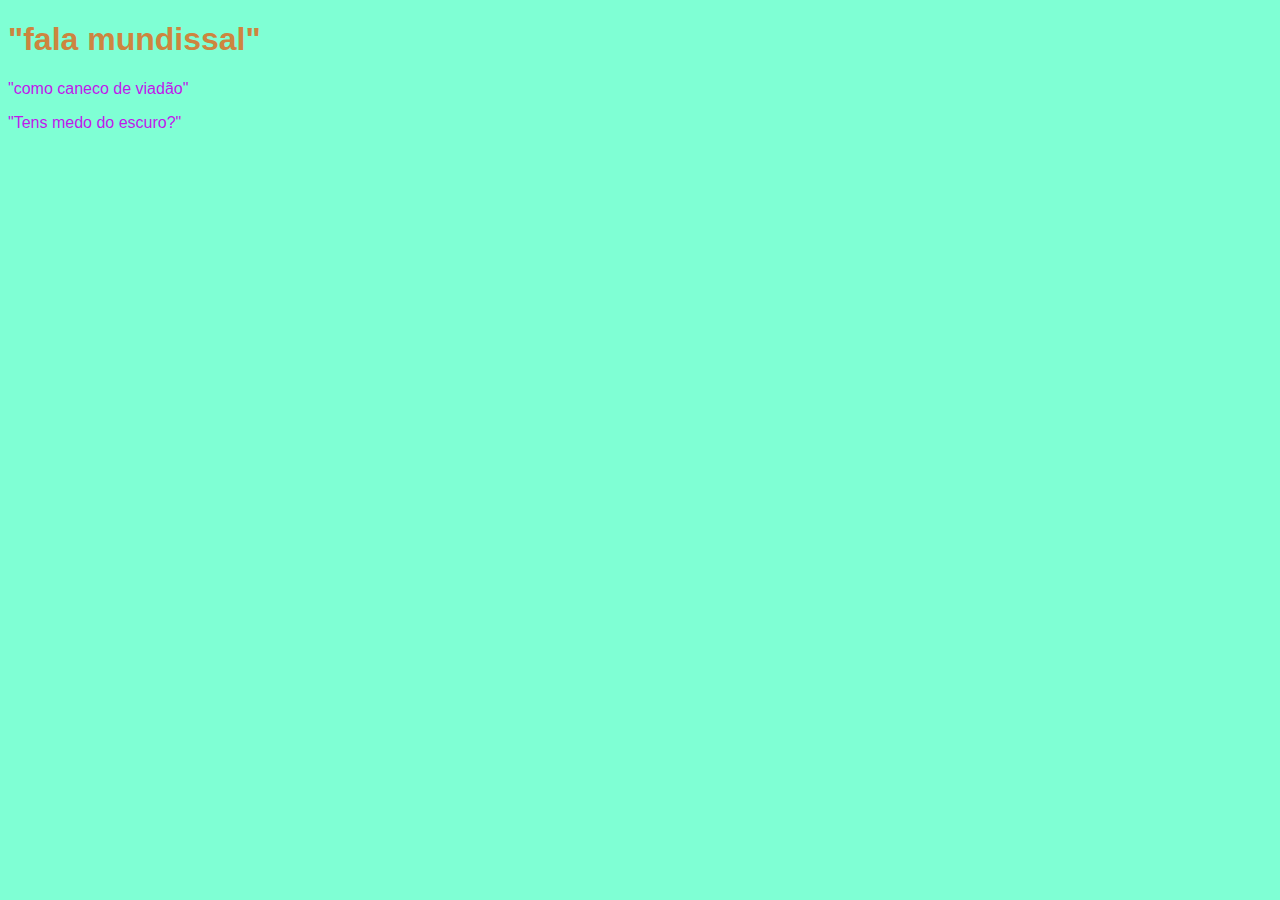
<file: programar/index.html>
<!DOCTYPE html>
<html lang="pt">
<head>
    <meta charset="UTF-8">
    <meta http-equiv="X-UA-Compatible" content="IE=edge">
    <meta name="viewport" content="width=device-width, initial-scale=1.0">
    <title>Minha primeira vez</title>
<style>
body{
    background-color: aquamarine;/*cor de fundo da página*/
    color: rgb(192, 23, 235);/*cor da fonte secundária*/
    font: normal 12pt arial;}
h1{color:peru}
</style>
</head>
<body>
    <body>
        <h1>"fala mundissal"</h1>
<p>"como caneco de viadão"</p>
<p>"Tens medo do escuro?"</p>
    <script>
        console.log("hello bitchs");
        window.alert('Oque veio fazer aqui macumbeiro')//mensagem de pergunta "essa página diz"
        window.confirm('você é um primata.')//mensagem de confirmação
        window.prompt("eres o macaco soberano!")//mensagem de pergunta e reposta
    </script>       
</body>
</html>
</file>
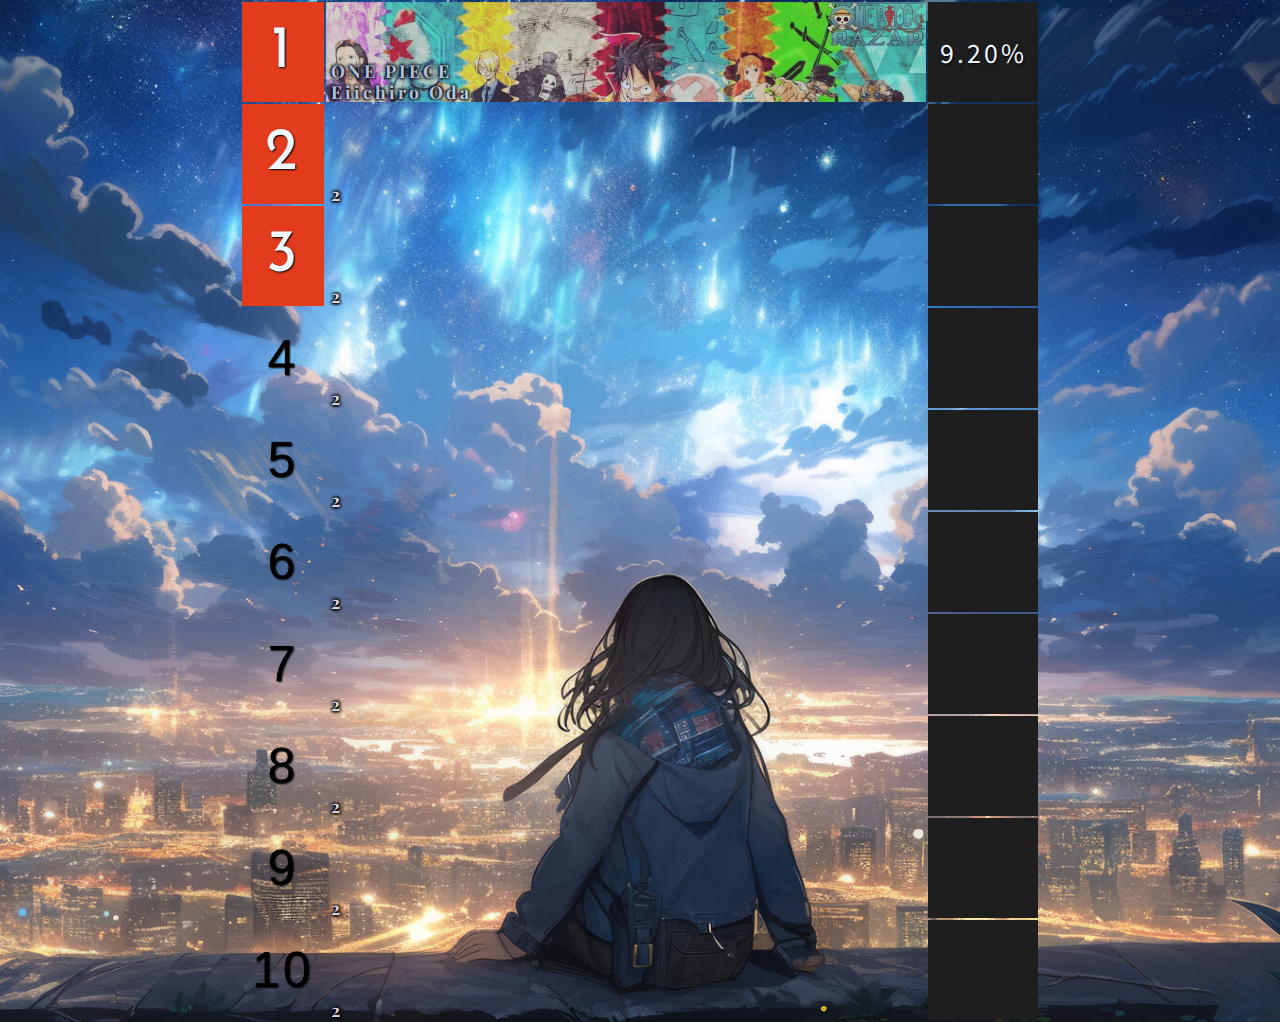
<file: teste tabela/index.html>
<!DOCTYPE html>
<html lang="pt-br">
<head>
    <meta charset="UTF-8">
    <meta name="viewport" content="width=device-width, initial-scale=1.0">
    <title>Tabela</title>
    <link rel="stylesheet" href="table.css">
</head>

<body>
    
<table>
    <tr>
        <td class="pri" id="our0">1</td>
        <td class="img"  id="foto00">ONE PIECE <br>
        Eiichiro Oda</td>
        <td class="not">9.20%</td>      

    </tr>
    <tr>
        <td class="pri" id="our0">2</td>
        <td class="img" id="foto01">2</td>
        <td class="not"></td>
        
    </tr>
    <tr>
        <td class="pri" id="our0">3</td>
        <td class="img" id="foto02">2</td>
        <td class="not"></td>

            </tr>
    <tr>
        <td class="pri">4</td>
        <td class="img" id="foto03">2</td>
        <td class="not"></td>
            </tr>
    <tr>
        <td class="pri">5</td>
        <td class="img" id="foto04">2</td>
        <td class="not"></td>
    </tr>
    <tr>
        <td class="pri">6</td>
        <td class="img" id="foto05">2</td>
        <td class="not"></td>
            </tr>
    <tr>
        <td class="pri">7</td>
        <td class="img" id="foto06">2</td>
        <td class="not"></td>
            </tr>
    <tr>
        <td class="pri">8</td>
        <td class="img" id="foto07">2</td>
        <td class="not"></td>
            </tr>
    <tr>
        <td class="pri">9</td>
        <td class="img" id="foto08">2</td>
        <td class="not"></td>
            </tr>
    <tr>
        <td class="pri">10</td>
        <td class="img" id="foto09">2</td>
        <td class="not"></td>
            </tr>
</table>


</body>
</html>
</file>
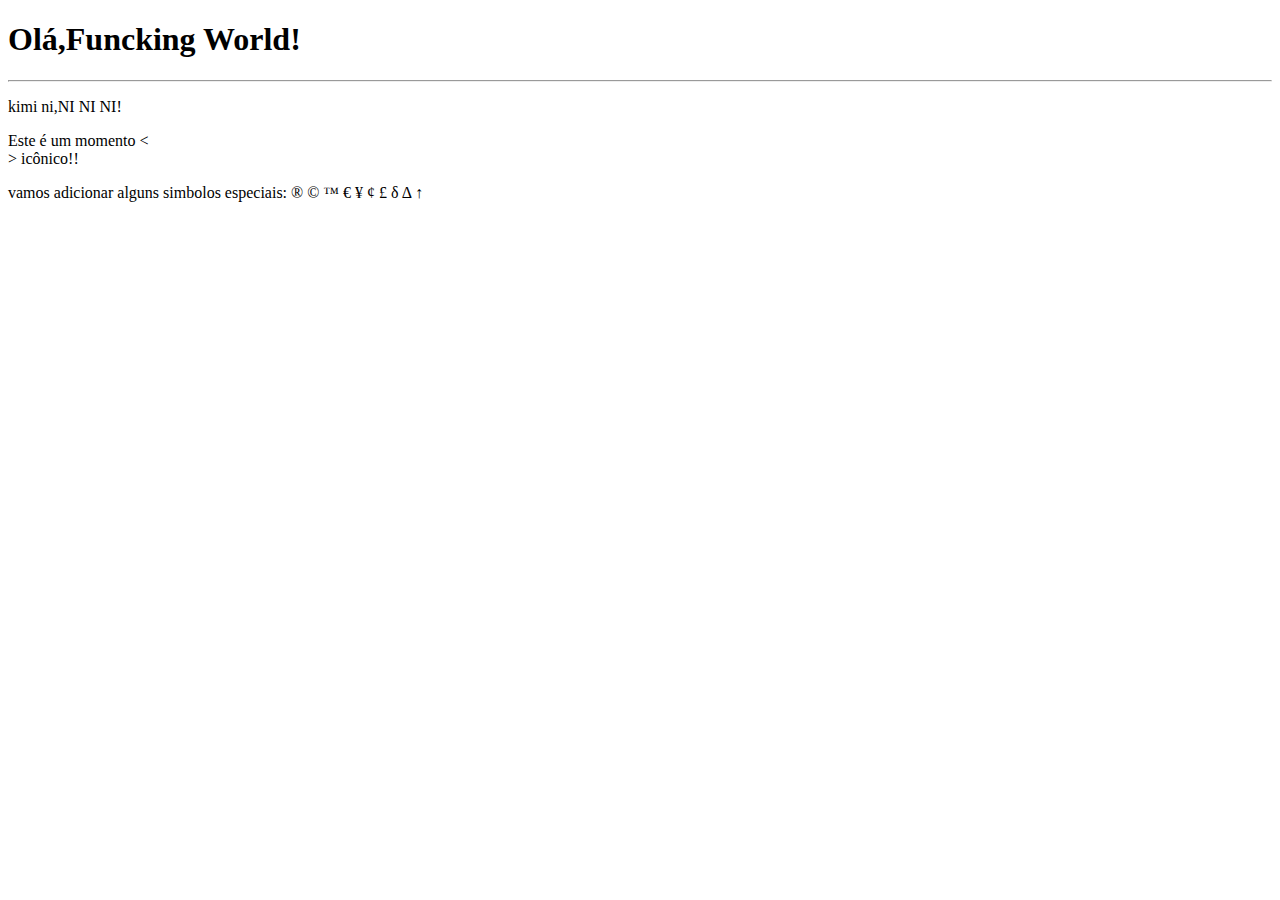
<file: html - css/EX001/index.html>
<!DOCTYPE html>
<html lang="pt-br">
<head>
    <meta charset="UTF-8">
    <meta name="viewport" content="width=device-width, initial-scale=1.0">
    <title>Primeiro Exercicio</title>
</head>
<body>
    <h1>Olá,Funcking World!</h1>
    <hr>
    <p>kimi ni,NI NI NI!</p>
    <p>Este é um momento &lt;<br>&gt; icônico!!</p> <!-- maior que e menor que   
    -->
    <p>vamos adicionar alguns simbolos especiais:
&reg;
&copy;
&trade;
&euro;
&yen;
&cent;
&pound;
&delta;
&Delta;
&uparrow;
    </p>
</body>
</html>
</file>
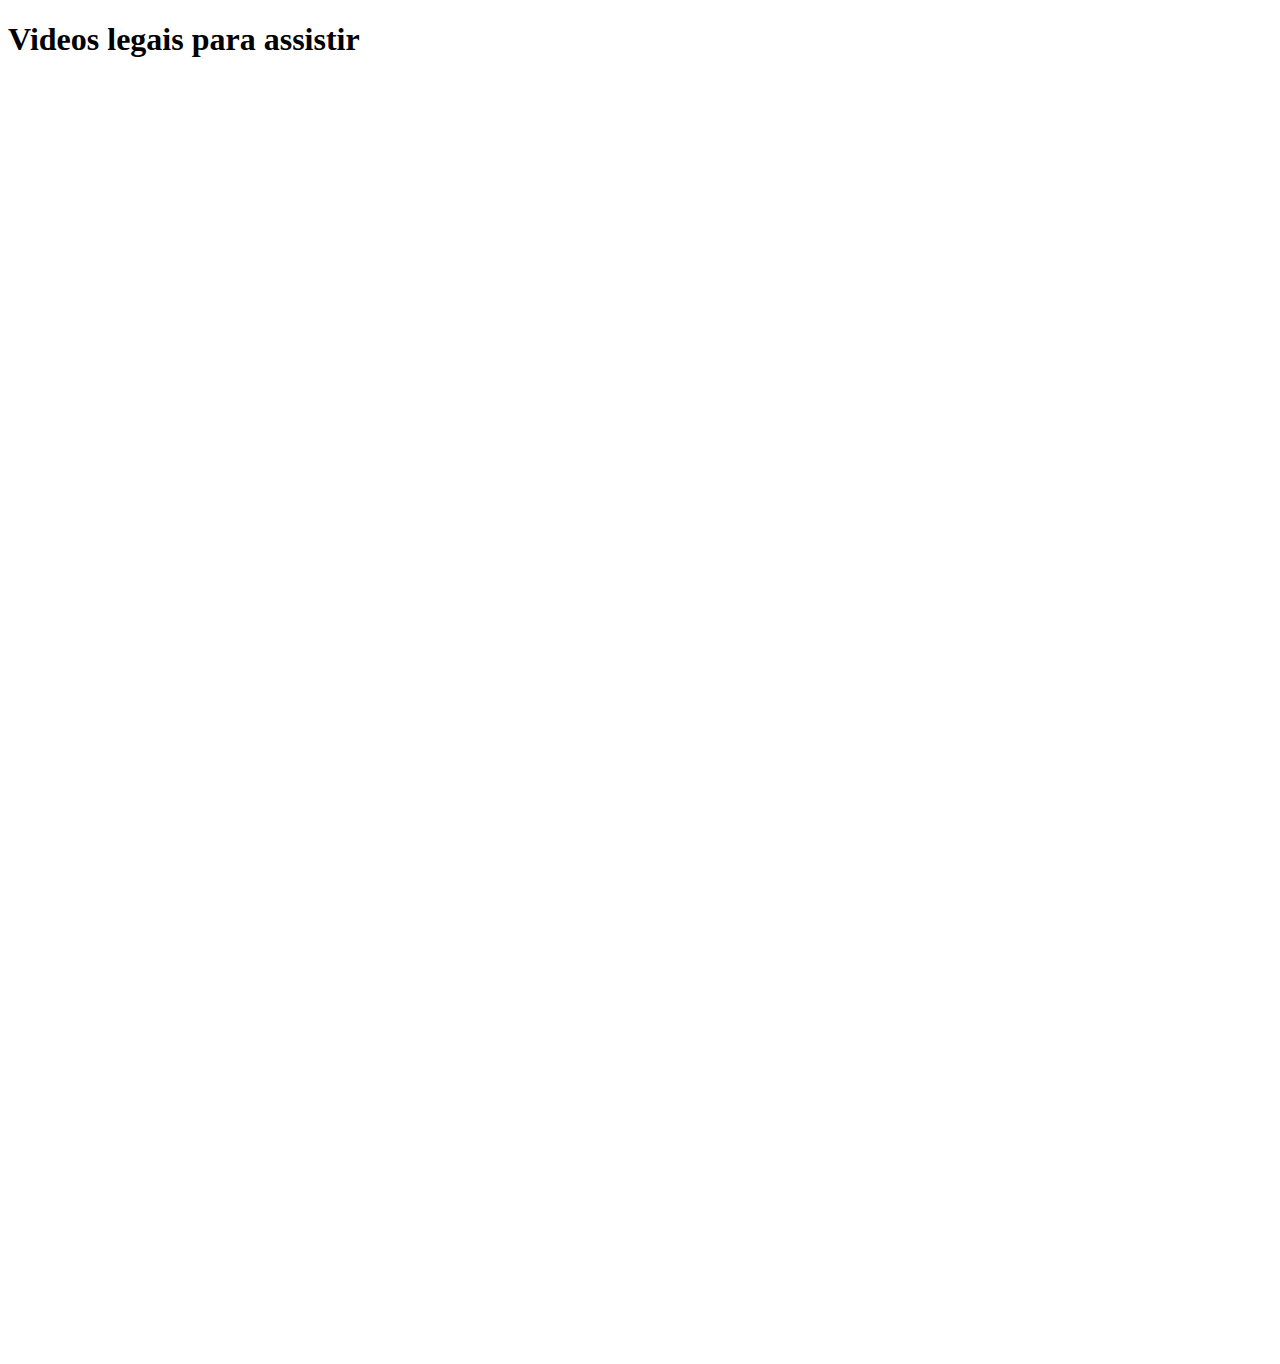
<file: html - css/EX003/index.html>
<!DOCTYPE html>
<html lang="pt-br">
<head>
    <meta charset="UTF-8">
    <meta name="viewport" content="width=device-width, initial-scale=1.0">
    <title>teste links</title>
    <style>
        /* Estilo para a sobreposição */
        .overlay {
            
            position: absolute;
            top: 0;
            left: 0;
            width: 100%;
            height: 100%;
            cursor: pointer;
        }


.video-1 { position: relative; left: 20%;}
.video-2 {position: relative; transform: translate(51% , -99.9%);  }
.video-3{position: relative;transform: translate(51% , -92.9%);}
.video-4{position: relative;transform: translate(20% , -192.9%);}







    </style>
</head>
<body>
    <h1>Videos legais para assistir</h1>
    <!-- Container de vídeo -->
    <div class="video-1">
    
        <div class="overlay" onclick="redirect('pag001.html')"></div>
        <iframe width="560" height="315" src="https://www.youtube.com/embed/zBIVKZe3gZk?si=zKr2HdPk7ahNzOut" title="YouTube video player" frameborder="0" allow="accelerometer; autoplay; clipboard-write; encrypted-media; gyroscope; picture-in-picture; web-share" ></iframe>
   
    </div>
  
    <div class="video-2">
      
        <div class="overlay" onclick="redirect('pag002.html')"></div>
        <iframe width="560" height="315" src="https://www.youtube.com/embed/nF-Vsc2_ffw?si=gMab4AiigCzrE7A1" title="YouTube video player" frameborder="0" allow="accelerometer; autoplay; clipboard-write; encrypted-media; gyroscope; picture-in-picture; web-share" ></iframe>
   
    </div>

    <div class="video-3">

        <div class="overlay" onclick="redirect('pag003.html')"></div>
        <iframe width="560" height="315" src="https://www.youtube.com/embed/DH5mNyjPlNM?si=TvJ3IEBmT79R3zlN" title="YouTube video player" frameborder="0" allow="accelerometer; autoplay; clipboard-write; encrypted-media; gyroscope; picture-in-picture; web-share" ></iframe>
     
    </div>

    <div class="video-4">

        <div class="overlay" onclick="redirect('pag004.html')"></div>
        <iframe width="560" height="315" src="https://www.youtube.com/embed/6vm9tNAkyIE?" title="YouTube video player" frameborder="0" allow="accelerometer; autoplay; clipboard-write; encrypted-media; gyroscope; picture-in-picture; web-share" ></iframe> 
     
    </div>

    <script>
        // Função para redirecionar
        function redirect(targetPage) {
            window.location.href = targetPage;
        }


    </script>



</body>
</html>
</file>
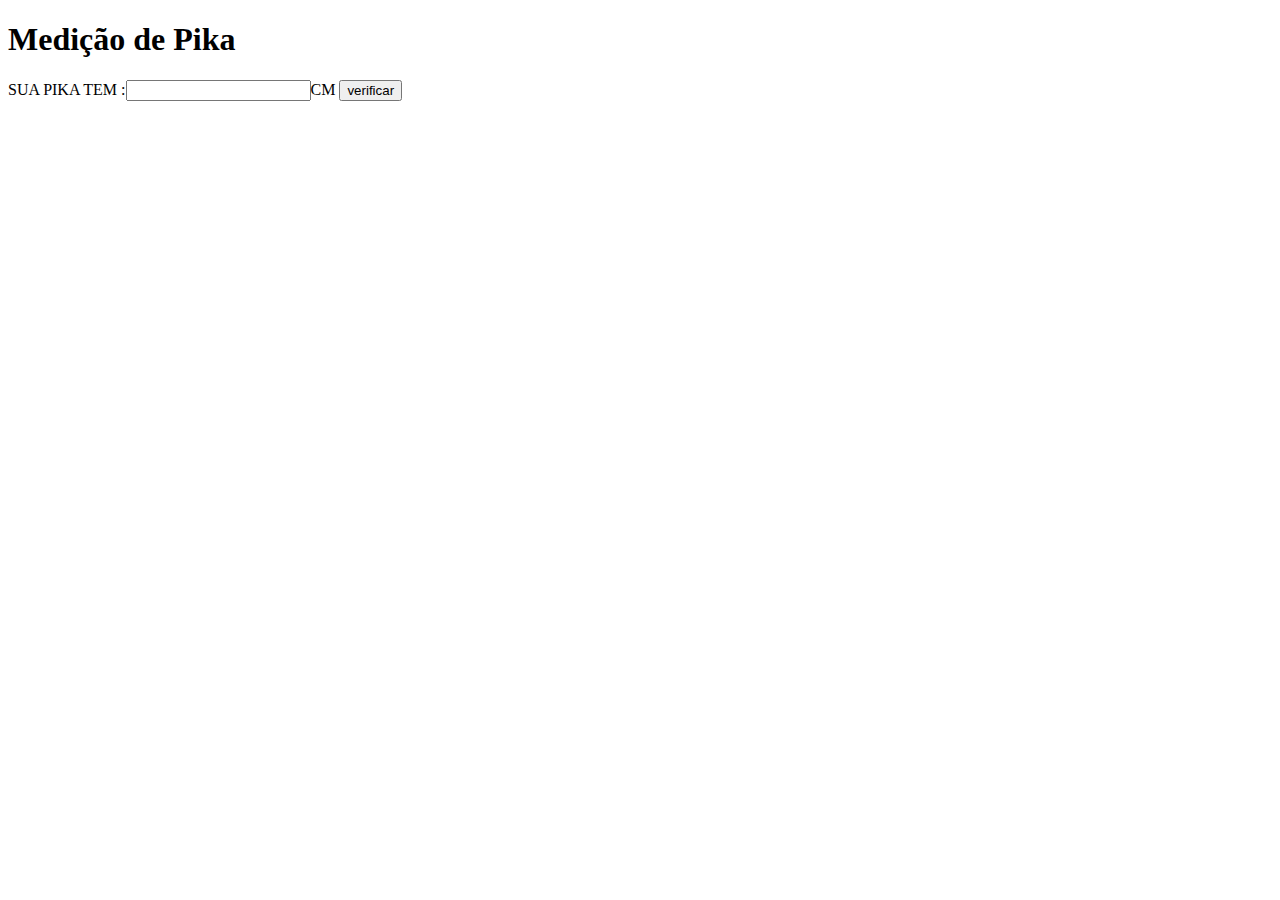
<file: programar/QUENTE/index.html>
<!DOCTYPE html>
<html lang="pt-br">
<head>
    <meta charset="UTF-8">
    <meta http-equiv="X-UA-Compatible" content="IE=edge">
    <meta name="viewport" content="width=device-width, initial-scale=1.0">
    <title>Lapidando</title>
</head>
<body>
    <h1>Medição de Pika</h1>
 SUA PIKA TEM :<input type="number" name="txtres" id="txtres">CM
    <input type="button" value="verificar" onclick="calcular()">
    <div id="res">

    </div>
</body>
<script>
    function calcular(){
    var txtr = window.document.getElementById('txtres')
    var res = window.document.querySelector("div#res") 
    var vel = Number(txtr.value)
    if(vel > 15) {
        res.innerHTML += `<p><strong>Multado!!</strong>Vai pegar é manga?</p>
        <p><strong>Você,está acima do previsto,afaste as mãos de perto de sua Arma Genética.</strong></p>`
    } else if (vel < 15) {
    res.innerHTML += `<p><strong>Foi detectado que você está com ${vel}CM</strong></p>
    <p><strong>Super Normal Bròu</strong></p>
        <p>Porém vejo que estas calva!<strong>//NO CHÃO AGORA//<strong></p>`
    }
    }
</script>
</html>
</file>
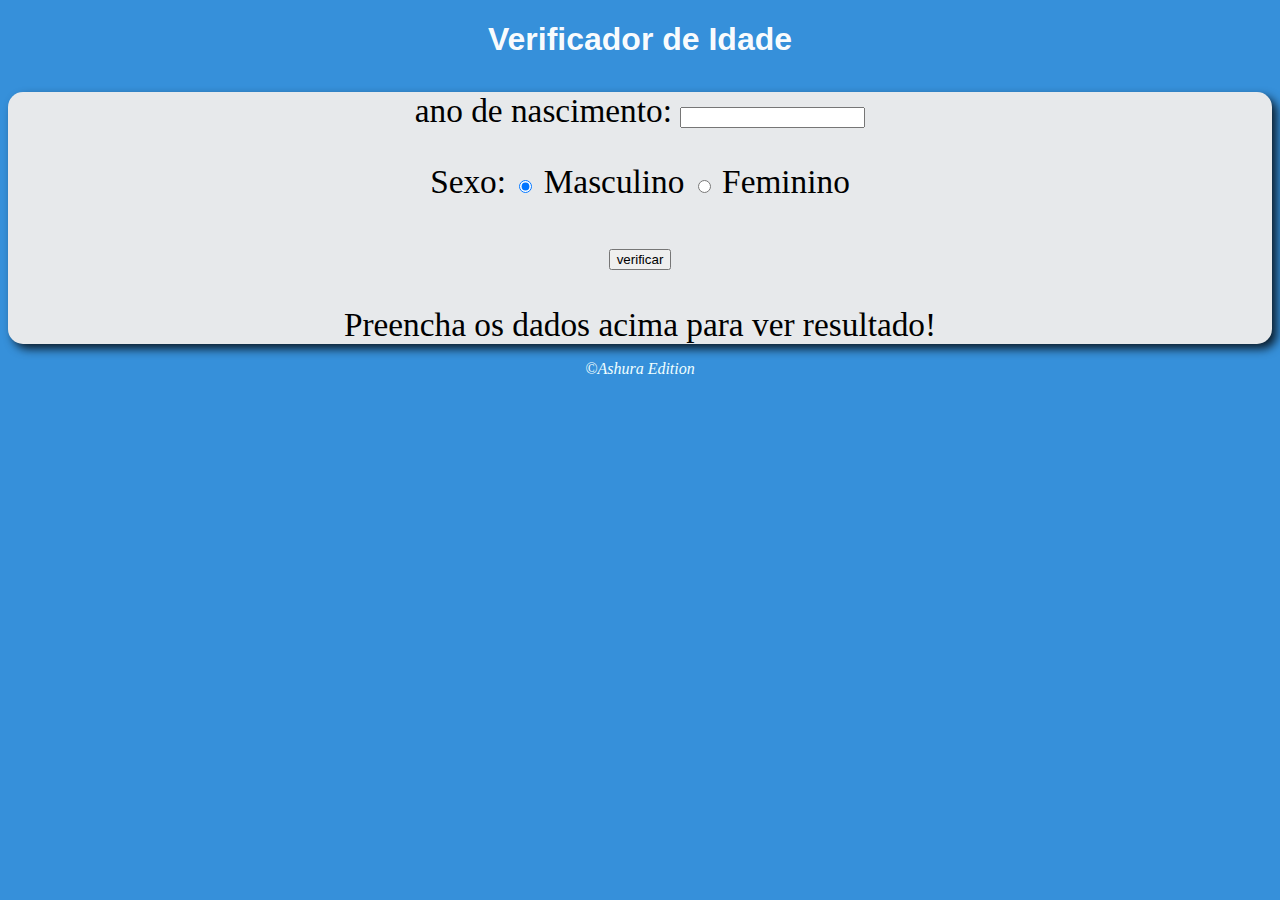
<file: programas/teste02/index.html>
<!DOCTYPE html>
<html lang="pt-br">
<head>
    <meta charset="UTF-8">
    <meta name="viewport" content="width=device-width, initial-scale=1.0">
    <title>Verificador de Idade</title>
    <link rel="stylesheet" href="style.css">
</head>
<body>
    <header>
<H1>Verificador de Idade</H1>
    </header>
    <section>
<div>
<p>ano de nascimento:
 <input type="number" name="txtano" id="txtano" min="1">
</p>
<p>Sexo: <input type="radio" name="radsex" id="masc" checked>
<label for="Masc">Masculino</label> 
<input type="radio" name="radsex" id="femi">
<label for="femi">Feminino</label>
</p>
<P><input type="button" value="verificar"  onclick="verificar()"></P>
</div>
<div id="res">
Preencha os dados acima para ver resultado!

</div>
    </section>
    <footer>
<p>&copy;Ashura Edition</p>
    </footer>
</body>
<script src="script.js"></script>
</html>
</file>
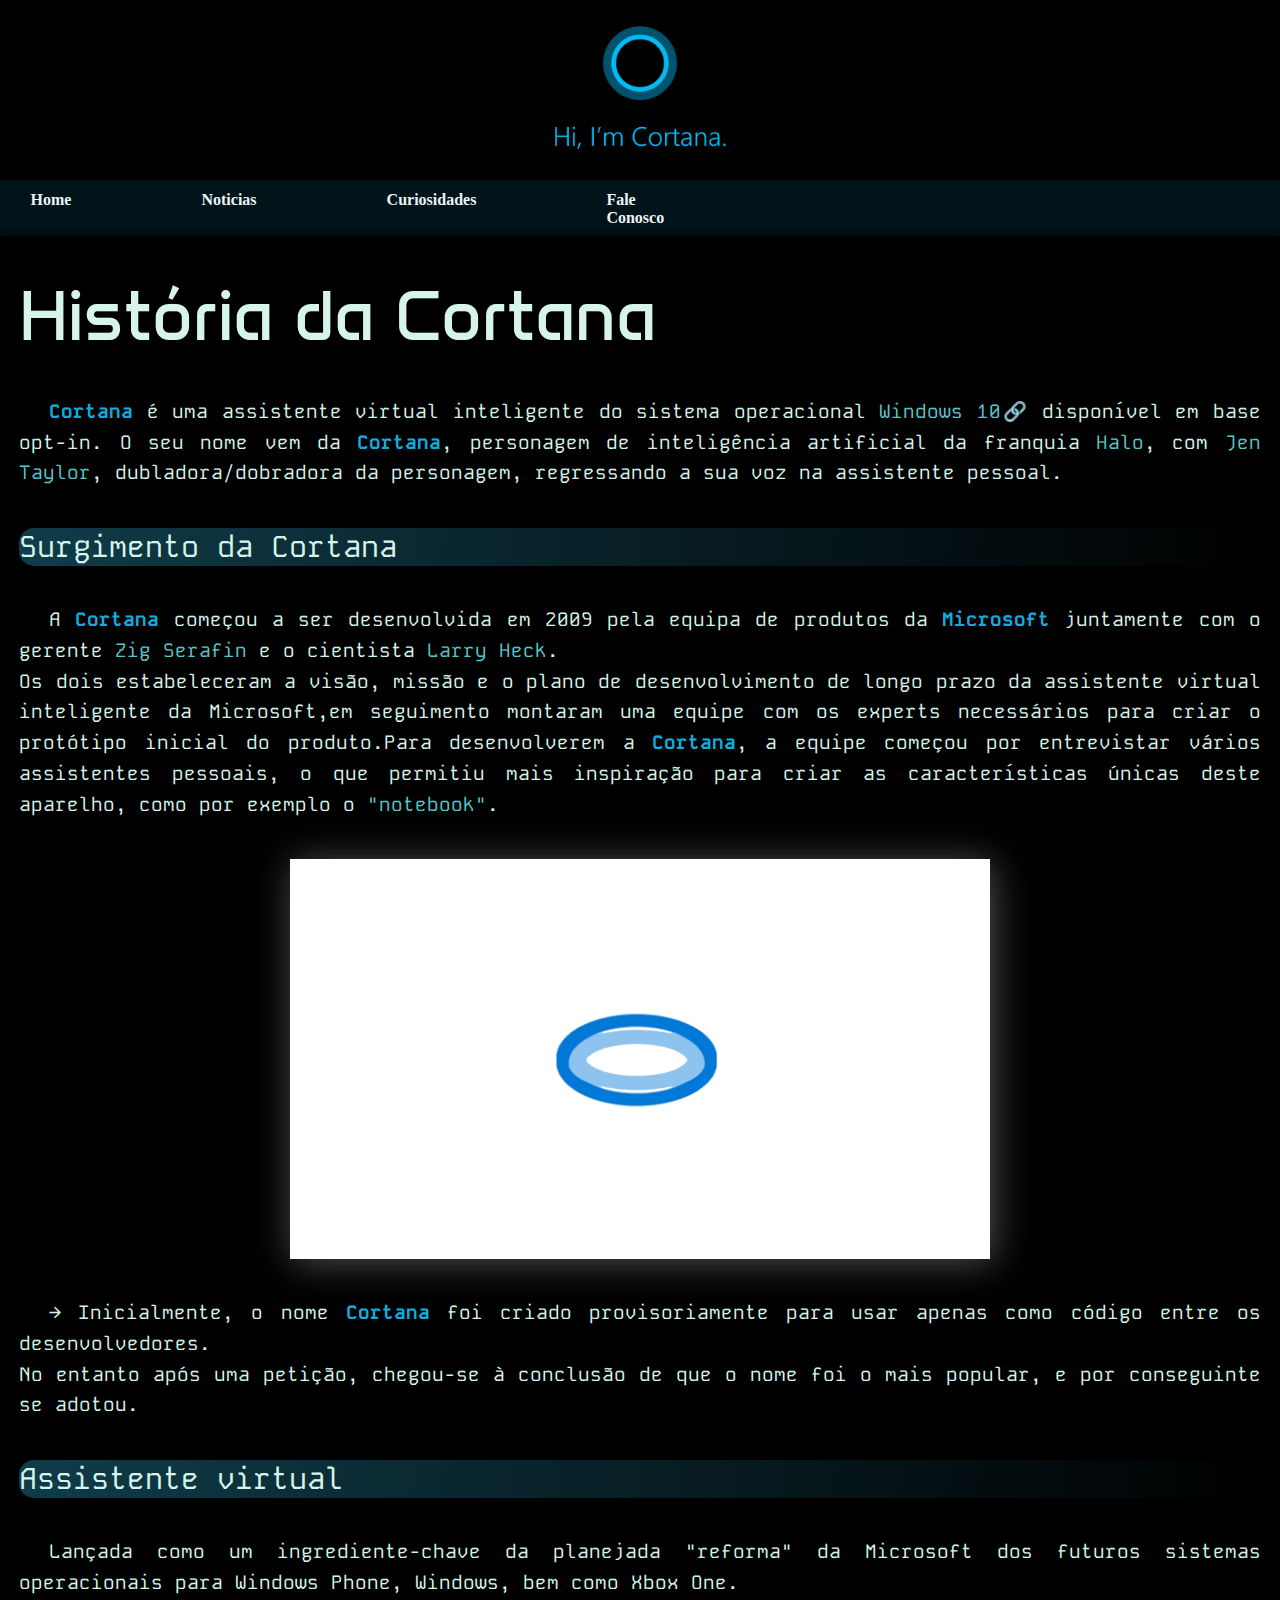
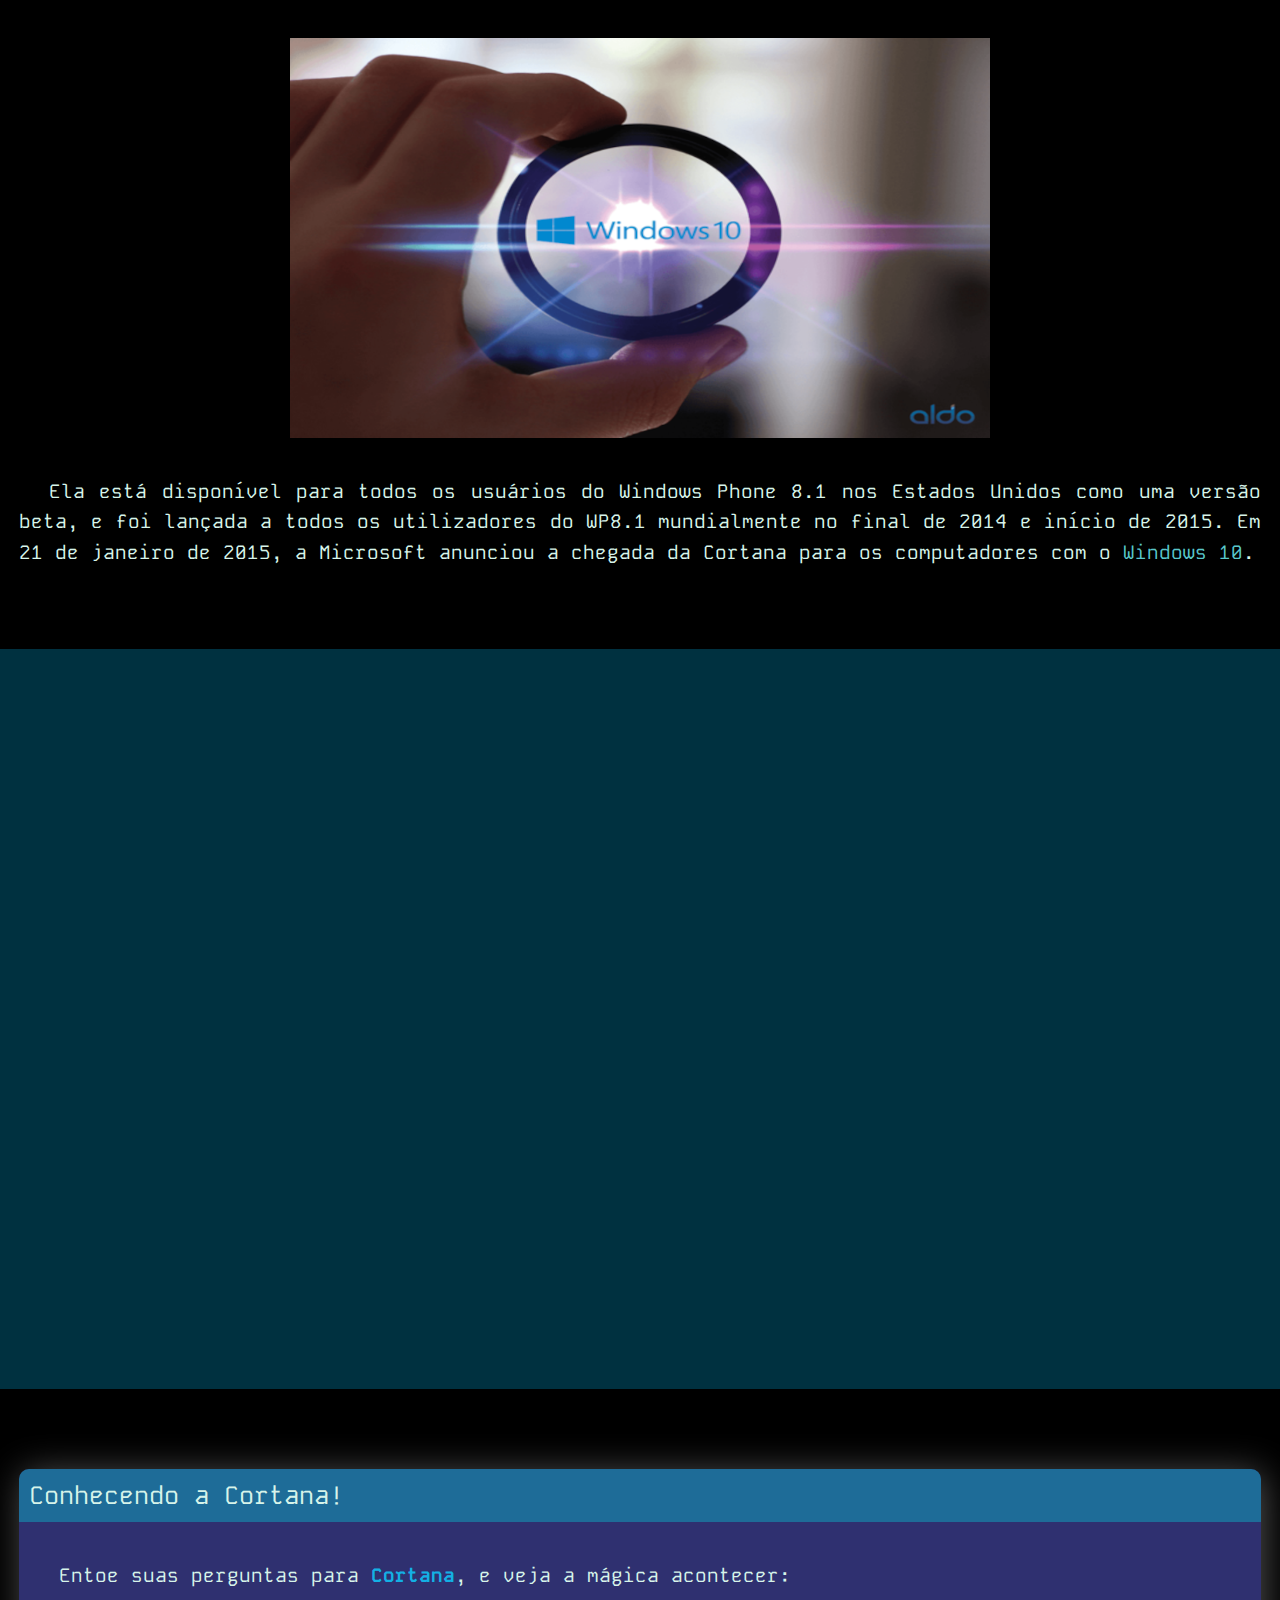
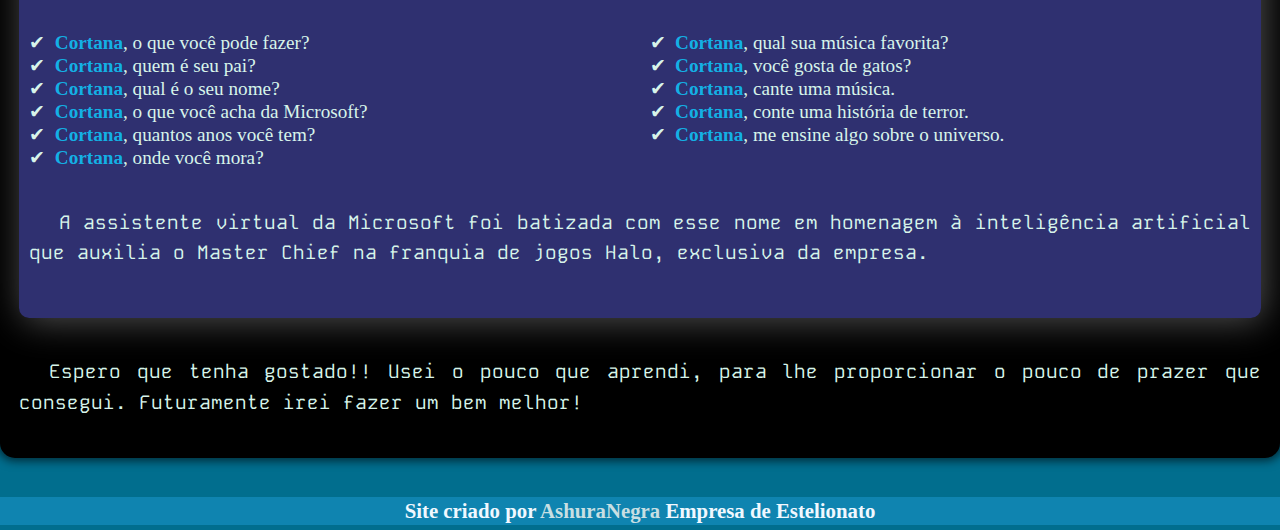
<file: projeto CORTANA/site desenvolvimento/index.html>
<!DOCTYPE html>
<html lang="pt-br">
<head>
    <meta charset="UTF-8">
    <meta name="viewport" content="width=device-width, initial-scale=1.0">
    <link rel="stylesheet" href="contana.css">
    <title>Document</title>
</head>
<body>
    <header>
        <img class="logo" width="300px"  src="fotos_cortana/cortana-logo-1536x768.webp" alt="cortana_logo" >
    </header>
<nav>
    <a href=#>Home</a>  
    <a href=#>Noticias</a>
    <a href=#>Curiosidades</a>
    <a href=#>Fale Conosco</a>
</nav>
 <main>
    <article>
        
        <h1>História da Cortana</h1>

        <p class="texto02"><strong>Cortana</strong> é uma assistente virtual inteligente do sistema
        operacional <a href="https://comoaprenderwindows.com.br/windows-10/tudo-o-que-voce-precisa-saber-sobre-o-windows-10/" target="_blank" class="external
        ">Windows 10</a>
         disponível em base opt-in. 
        O seu nome vem da <strong>Cortana</strong>, personagem de inteligência artificial
        da franquia <a href="https://halo.fandom.com/pt-br/wiki/Cortana" target="_blank">Halo</a>, com <a href="https://www.imdb.com/name/nm1071768/" target="_blank">Jen Taylor</a>, dubladora/dobradora da 
        personagem, regressando a sua voz   na assistente pessoal.</p> 

        <h2>Surgimento da Cortana</h2>
        
        <p class="texto01">  
        A <strong>Cortana</strong> começou a ser desenvolvida em 2009 
        pela equipa de produtos da <strong>Microsoft</strong> juntamente
        com o gerente <a href="https://www.qualtrics.com/qualtrics-life/ceo-provo-zs/
        " target="_blank">Zig Serafin</a>
        e o cientista <a href="https://en.wikipedia.org/wiki/Larry_Heck
        " target="_blank">
        Larry Heck</a>.<br>
        Os dois estabeleceram a visão, missão e o plano
        de desenvolvimento de longo prazo da assistente
        virtual inteligente da Microsoft,em seguimento
        montaram uma equipe com os experts necessários 
        para criar o protótipo inicial do produto.Para 
        desenvolverem a <strong>Cortana</strong>, a equipe começou por entrevistar 
        vários assistentes pessoais, o que permitiu mais 
        inspiração para criar as características únicas deste
        aparelho, como por exemplo o <a href="https://br.pinterest.com/pin/704250460460499535/
        " target="_blank">"notebook"</a>.
        </p>
        
        <picture>
            <img class="gif" width="800px" height="400px" src="fotos_cortana/cortana_gif.gif" alt="cortana">
        </picture>
        
        <p>&rightarrow; Inicialmente,
        o nome <strong>Cortana</strong> foi criado provisoriamente para usar 
        apenas como código entre os desenvolvedores. <br> No entanto
        após uma petição, chegou-se à conclusão de que o nome 
        foi o mais popular, e por conseguinte se adotou.
        </p>

        <h2>Assistente virtual</h2>
        
        <p>Lançada como um ingrediente-chave da planejada "reforma"
        da Microsoft dos futuros sistemas operacionais para Windows
        Phone, Windows, bem como Xbox One.
        </p>
       
        <picture>
            <source srcset="fotos_cortana/Windows-Cortana-800x6001.png">
            <img class="win" width="800px"  src="fotos_cortana/Windows-Cortana-800x600.png" alt="" srcset="">
        </picture>
        
        <p>Ela está disponível para todos os usuários do Windows Phone 8.1
        nos Estados Unidos como uma versão beta, e foi lançada a todos os
        utilizadores do WP8.1 mundialmente no final de 2014 e início de
        2015. Em 21 de janeiro de 2015, a Microsoft anunciou a chegada da
        Cortana para os computadores com o <a href="https://comoaprenderwindows.com.br/windows-10/tudo-o-que-voce-precisa-saber-sobre-o-windows-10/" target="_blank">Windows 10</a>.
        </p>
        
        <div class="youtube">
            <iframe width="800px" height="500px" src="https://www.youtube.com/embed/wqWvbJbxyqA?si=j32v-bfAGC1FWwrP" title="YouTube video player" frameborder="0" allow="accelerometer; autoplay; clipboard-write; encrypted-media; gyroscope; picture-in-picture; web-share" allowfullscreen></iframe>
        </div>
<aside>
        <h3>Conhecendo a Cortana!</h3>

        <P>Entoe suas perguntas para <strong>Cortana</strong>, e veja a mágica acontecer:</P>

            <ol>
                <li><strong>Cortana</strong>, o que você pode fazer?</li>
                 <li><strong>Cortana</strong>, quem é seu pai?</li>
                 <li><strong>Cortana</strong>, qual é o seu nome?</li>
                 <li><strong>Cortana</strong>, o que você acha da Microsoft?</li>
                 <li><strong>Cortana</strong>, quantos anos você tem?</li>
                 <li><strong>Cortana</strong>, onde você mora?</li>
                 <li><strong>Cortana</strong>, qual sua música favorita?</li>
                 <li><strong>Cortana</strong>, você gosta de gatos?</li>
                 <li><strong>Cortana</strong>, cante uma música.</li>
                 <li><strong>Cortana</strong>, conte uma história de terror.</li>
                 <li><strong>Cortana</strong>, me ensine algo sobre o universo.</li>

            </ol>
           
            <p>A assistente virtual da Microsoft foi batizada com esse nome em homenagem à inteligência artificial que auxilia o Master Chief na franquia de jogos Halo, exclusiva da empresa.</p>

</aside>        
    
<p class="fim">
    Espero que tenha gostado!! Usei o pouco que aprendi, para lhe proporcionar o pouco de prazer que consegui.  Futuramente irei fazer um bem melhor!
</p>
    </article>

</main>

<footer>Site criado por <a href="#">AshuraNegra</a> Empresa de Estelionato</footer>

</body>
</html>
</file>
<file: teste tabela/table.css>
@charset "utf 8";

@import url("https://fonts.googleapis.com/css2?family=Playfair+Display:ital,wght@0,400..900;1,400..900&family=Roboto+Condensed:ital,wght@0,100..900;1,100..900&display=swap");
@import url("https://fonts.googleapis.com/css2?family=Josefin+Sans:ital,wght@0,100..700;1,100..700&family=Playfair+Display:ital,wght@0,400..900;1,400..900&family=Roboto+Condensed:ital,wght@0,100..900;1,100..900&display=swap");
@import url("https://fonts.googleapis.com/css2?family=DotGothic16&family=Josefin+Sans:ital,wght@0,100..700;1,100..700&family=Noto+Sans+JP:wght@100..900&family=Playfair+Display:ital,wght@0,400..900;1,400..900&family=Roboto+Condensed:ital,wght@0,100..900;1,100..900&display=swap");
*{
    margin: 0px;
    padding: 0px;
    }

:root{
    --cor0:#e6e3f1f5;
    --font_destaque:  "Playfair Display", serif;
    --font_numero:"Josefin Sans", sans-serif;
    --font_nota:"Noto Sans JP", sans-serif;
}

    body{background-image:url(imagens/fundo01.jpg);
    background-position: center;
    background-repeat: no-repeat;
    background-size: cover;}
 
table{
    margin: auto;
    width: 800px;
    height: 400px;
    border-collapse:initial;
}

td{
    font:normal bolder 25px var(--font_destaque);
    color: var(--cor0);
    border: 0px solid black ;
    padding: 0px 05px;
    text-align: left;
    vertical-align: bottom;
    line-height: 1.2em;
    font-size: 1.1em;
   text-shadow: 1px 1px 2px black;
   letter-spacing: 3px;
    

}



.pri{text-align: center;
    font: normal 50px "arial" ;
    width: 0px;
    color: black;
    vertical-align: middle;
    padding: 0px 10px;
   

}

#our0{font:normal  60px var(--font_numero);
    background-color: #E33C1D;
    color: aliceblue;}


.img{
    width: 600px;
    height: 100px;
    text-shadow:1px 1px 3px black,-1px -1px 3px black,-1px 1px 3px black,1px -1px 3px black ;
}

#foto00{
    background-image: url(imagens/wp4658719.webp);
    background-size: cover; 
    background-repeat: no-repeat;
    background-position:top ;
    opacity: 0.80;
}

.not{vertical-align: middle;
    text-align: center;
    width: 100px;
    font:normal  25px var(--font_nota);
    background-color:#1E1E1E;
    color: aliceblue;
}
</file>
<file: programas/teste02/style.css>
body{background-color: rgb(54, 144, 218);
}
h1{color: rgba(255, 255, 255, 0.986);}

header{font-family: 'Franklin Gothic Medium', 'Arial Narrow', Arial, sans-serif;
    text-align: center;}
    
    section{background-color: rgb(231, 233, 235);
     font:normal 25pt italic;
    text-align: center;
    box-shadow: 5px 5px 10px rgba(0, 0, 0, 0.788);
    border-radius: 15px;
 }
 
 
 
footer{text-align:center;
color: azure;
font-style: italic;}
</file>
<file: projeto CORTANA/site desenvolvimento/contana.css>
@charset "UTF8";


@import url('https://fonts.googleapis.com/css2?family=Anta&display=swap');

@import url('https://fonts.googleapis.com/css2?family=Anta&family=Kode+Mono&display=swap');



*{padding: 0px;
    margin: 0px;
}
:root{
    --cor0:#6769F5;
    --cor1:#1C1FE6;
    --cor2:#1C5FE6;
    --cor3:#1CDFE6;
    --cor4:#5A1CE6;
    --cor5:#000000;
    --cor6:#080808f1;
    --cor7:#000000;
    --texto-font0:#016E8E;
    --texto-fonte1:#D7F4EA;
    --font_padrão: arial, verdana, helvetica, sans-serif;
    --font_destaque:  "Anta", sans-serif ;
    --font_texto: "Kode Mono", monospace;;   
    --font04: ;


}



body{
    background-color: var(--texto-font0); }
    
    a.external::after{
       content: "\1F517";
       color: var(--texto-fonte1);
    }

    header{
        
        background-color: var(--cor5);
        text-align: center;
        box-shadow: 3px 2px 2px #00000031;
       }

       .logo{color: var(--texto-font0);
        margin: 1%;
        padding-left: 30%;
        padding-right: 30%;

       }

       main h1{
        padding-top: 3%;
        color: var(--texto-fonte1);
        font: normal 70px var(--font_destaque);
       
       }

      main h2{
        background-image:linear-gradient( 95deg ,  #175a6eab,transparent);
        border-radius: 15px;
        color: var(--texto-fonte1);
         font: normal 30px var(--font_texto);
         margin: 15px 0px;
      
      } 

      main h3{
        color: var(--texto-fonte1);
        font: normal 25px var(--font_texto); 
        margin: 15px 0px;
      }

      li{
        color: var(--texto-fonte1);
         font:normal 1em var(--font02); 
      }

nav{display: flex;
     background-color: #000000d0;
     padding-left: 2%;
     padding-right: 50%;
     padding-top: 0.5%;
     padding-bottom: 0.3%;
     margin-left: 0%;
     box-shadow: 0px 0px 33px 4px black;
  
    
}

 nav > a {
        text-decoration: none;
        font-weight: bolder;
        padding: 5px;
        transition-duration: .3s;
        margin-right: 120px;
        color: #EDF3F5;
    }

  nav > a:hover{
    background-color: #043a4bee;
    border-radius: 10px;
     text-decoration: dotted;

    }



main{background-color: #000000;
   margin-right: 30.3%;
    margin-left: 30.3%;
    margin-top: 1%;
    padding-left: 1.5%;
    padding-right:1.5% ;
    min-width: 350px;
    max-width: 1370px;
    margin: auto;
    border-bottom-left-radius: 15px;
    border-bottom-right-radius: 15px;
    box-shadow: 0px 0px 10px 3px rgba(0, 0, 0, 0.61);


}

main strong{
    color: #12b9ecf6;

}

main a{
    color: #66e3e7e5;
    text-decoration: none   ;
}

main a:hover{
text-decoration: underline;
background-color: #054f8b57;

}

aside{
    background-color:#6769f575 ;
    border-radius: 10px;
    padding: 10px;
    margin-top: 15px;
    box-shadow: 3px 3px 36px rgba(255, 255, 255, 0.322);
}

aside > ol {
    list-style-type: '\2714\00A0\00A0';
    list-style-position: inside;
    columns: 2;
    font-size: 1.2em;
}

aside > h3{
    background-color: #1788aaaf;
    padding: 10px;
    margin: -10px -10px 0px -10px;
    border-radius: 10px 10px 0px 0px;
}

footer{
    background-color: rgba(32, 158, 216, 0.466);
    text-align: center;
    color: aliceblue;
    font-size: 1.3em;
    font-weight: bolder;
    margin: 5px 0px;
    padding: 2px 0px;
}

footer > a{
    color: #ebf0edd7;
text-decoration: none;
}

footer > a:hover{
    text-decoration: underline;
    color: bisque;
}

.texto01{
    color: var(--texto-fonte1);
    margin: 39px 0px;   
}

.texto02{
    color: var(--texto-fonte1);
    margin: 39px 0px;
}

p{color: var(--texto-fonte1);
font-family: var(--font_texto);
margin: 39px 0px;

text-align: justify;
text-indent: 30px;
line-height: 1.6em;
font-size: 1.2em;
}

.gif{  
    max-width: 700px ;
    max-height: 400px;
    margin: auto;
    display: block;
    box-shadow: 3px 3px 36px rgba(255, 255, 255, 0.322) ;
}

.win{
    max-width: 700px ;
    max-height: 400px;
    margin: auto;
    display: block;
    
}

div > iframe{
    position: absolute;
    top: 4%;
    left: 4%;
    width: 92%;
    height: 92%;
}

div.youtube{
    position: relative;
    background-color: #016d8e73;
    padding: 20px;
    margin: 80px -42.6px 80px -42.6px;
    padding-bottom: 58%;
   

}

.fim{
padding-bottom: 40px;
}
</file>
